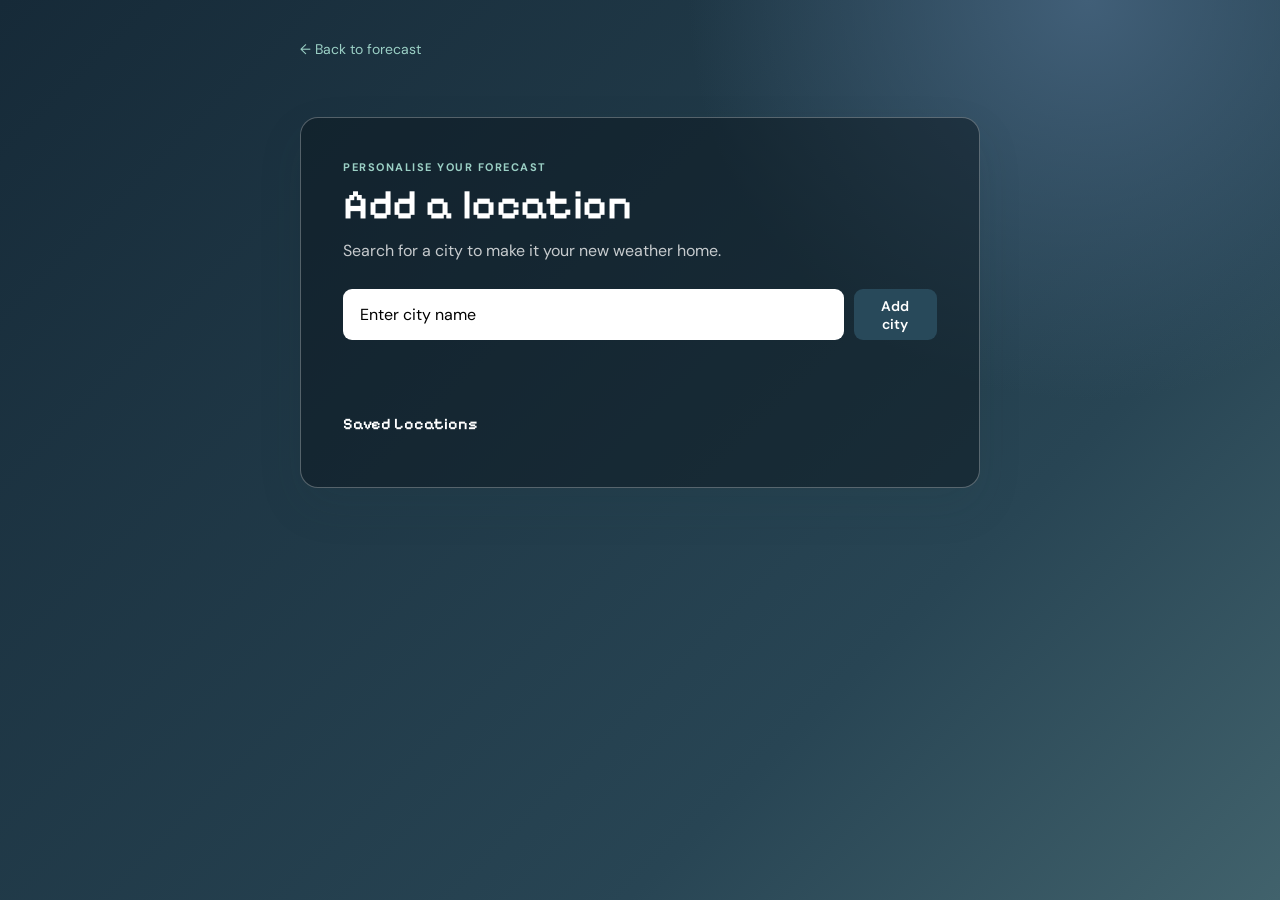
<file: location.html>
<!DOCTYPE html>
<html lang="en">
<head>
  <meta charset="UTF-8">
  <meta name="viewport" content="width=device-width, initial-scale=1">
  <meta name="theme-color" content="#17252b">
  <link rel="manifest" href="manifest.webmanifest">
  <title>Add a location</title>
  <link rel="stylesheet" href="style.css?v=5">
</head>
<body>
  <main class="location-page">
    <a class="back-link" href="index.html">← Back to forecast</a>
    <section class="location-panel">
      <p class="eyebrow">Personalise your forecast</p>
      <h1>Add a location</h1>
      <p class="location-intro">Search for a city to make it your new weather home.</p>
      <div class="search-row">
        <label class="sr-only" for="cityInput">City name</label>
        <input id="cityInput" placeholder="Enter city name" autocomplete="address-level2">
        <button onclick="addCity()" type="button">Add city</button>
      </div>
      <p id="searchStatus" class="search-status" aria-live="polite"></p>
      <ul id="searchResults" class="search-results"></ul>
      <h2>Saved locations</h2>
      <ul id="list"></ul>
    </section>
  </main>

  <script src="location.js"></script>
</body>
</html>
</file>
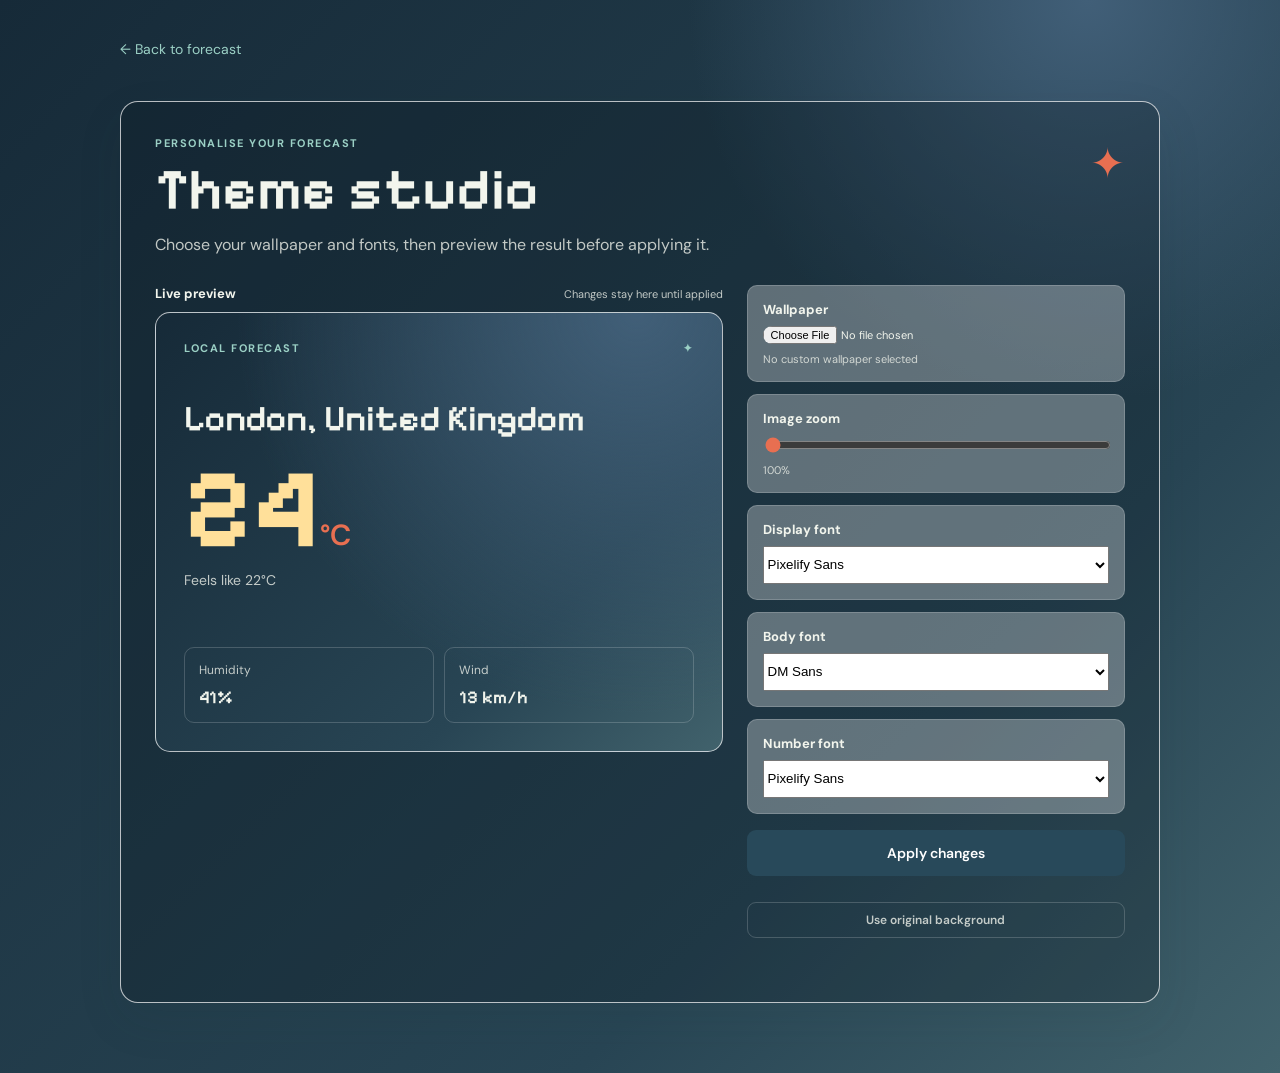
<file: theme.html>
<!DOCTYPE html>
<html lang="en">
<head>
  <meta charset="UTF-8">
  <meta name="viewport" content="width=device-width, initial-scale=1">
  <meta name="theme-color" content="#17252b">
  <link rel="manifest" href="manifest.webmanifest">
  <title>Theme studio</title>
  <link rel="stylesheet" href="style.css?v=5">
</head>
<body>
  <main class="theme-page">
    <a class="back-link" href="index.html">← Back to forecast</a>
    <section class="theme-studio">
      <div class="theme-studio-heading">
        <div>
          <p class="eyebrow">Personalise your forecast</p>
          <h1>Theme studio</h1>
          <p class="location-intro">Choose your wallpaper and fonts, then preview the result before applying it.</p>
        </div>
        <span class="studio-mark" aria-hidden="true">✦</span>
      </div>

      <div class="theme-studio-layout">
        <section class="theme-preview-wrap" aria-label="Theme preview">
          <div class="preview-label"><span>Live preview</span><small>Changes stay here until applied</small></div>
          <div id="theme-preview" class="theme-preview">
            <div class="preview-topline"><span>Local forecast</span><strong>✦</strong></div>
            <h2>London, United Kingdom</h2>
            <div class="preview-temperature">24<small>°C</small></div>
            <p>Feels like 22°C</p>
            <div class="preview-metrics"><span>Humidity <b>41%</b></span><span>Wind <b>13 km/h</b></span></div>
          </div>
        </section>

        <section class="theme-options" aria-label="Theme options">
          <label class="theme-option">
            <span>Wallpaper</span>
            <input id="wallpaper-input" type="file" accept="image/*">
            <small id="wallpaper-status">No custom wallpaper selected</small>
          </label>
          <label class="theme-option">
            <span>Image zoom</span>
            <input id="wallpaper-zoom" type="range" min="1" max="2.5" step="0.05" value="1">
            <small id="wallpaper-zoom-value">100%</small>
          </label>
          <label class="theme-option">
            <span>Display font</span>
            <select id="display-font">
              <option value="pixel">Pixelify Sans</option>
              <option value="space">Space Grotesk</option>
              <option value="clean">DM Sans</option>
            </select>
          </label>
          <label class="theme-option">
            <span>Body font</span>
            <select id="body-font">
              <option value="clean">DM Sans</option>
              <option value="space">Space Grotesk</option>
              <option value="pixel">Pixelify Sans</option>
            </select>
          </label>
          <label class="theme-option">
            <span>Number font</span>
            <select id="number-font">
              <option value="pixel">Pixelify Sans</option>
              <option value="space">Space Grotesk</option>
              <option value="clean">DM Sans</option>
            </select>
          </label>
          <button id="apply-theme" class="apply-theme" type="button">Apply changes</button>
          <button id="clear-wallpaper" class="secondary-button" type="button">Use original background</button>
          <p id="theme-status" class="theme-status" aria-live="polite"></p>
        </section>
      </div>
    </section>
  </main>
  <script src="theme.js"></script>
</body>
</html>
</file>
<file: style.css>
@import url('https://fonts.googleapis.com/css2?family=DM+Sans:wght@400;500;600;700&family=Pixelify+Sans:wght@400;500;600;700&family=Space+Grotesk:wght@500;600;700&display=swap');

:root {
  --ink: #17252b;
  --muted: #5b6867;
  --line: rgba(23, 37, 43, 0.12);
  --paper: #f4f6f0;
  --panel: rgba(255, 255, 255, 0.18);
  --panel-strong: rgba(255, 255, 255, 0.26);
  --panel-border: rgba(255, 255, 255, 0.38);
  --glass-text: #17252b;
  --glass-muted: rgba(23, 37, 43, 0.72);
  --accent: #e86f51;
  --teal: #166b6b;
  --chart-line: #166b6b;
  --temp-color: #ffd078;
  --hero-background: rgba(23, 37, 43, 0.72);
  --action-background: #17252b;
  --display-font: 'Pixelify Sans', sans-serif;
  --body-font: 'DM Sans', sans-serif;
  --number-font: 'Pixelify Sans', sans-serif;
  --background: radial-gradient(circle at 85% 0%, #f9d8a7 0, transparent 26rem), linear-gradient(135deg, #eff4ee, #d7e5df 62%, #bdd8d0);
}

*, *::before, *::after { box-sizing: border-box; }

html { min-width: 0; }

body {
  margin: 0;
  min-height: 100vh;
  overflow-x: clip;
  font-family: var(--body-font);
  background: var(--background);
  color: var(--ink);
  transition: background 700ms ease, color 700ms ease;
}

body[data-display-font="pixel"] { --display-font: 'Pixelify Sans', sans-serif; }
body[data-display-font="space"] { --display-font: 'Space Grotesk', sans-serif; }
body[data-display-font="clean"] { --display-font: 'DM Sans', sans-serif; }
body[data-body-font="clean"] { --body-font: 'DM Sans', sans-serif; }
body[data-body-font="space"] { --body-font: 'Space Grotesk', sans-serif; }
body[data-body-font="pixel"] { --body-font: 'Pixelify Sans', sans-serif; }
body[data-number-font="pixel"] { --number-font: 'Pixelify Sans', sans-serif; }
body[data-number-font="space"] { --number-font: 'Space Grotesk', sans-serif; }
body[data-number-font="clean"] { --number-font: 'DM Sans', sans-serif; }
body.custom-wallpaper { background-image: linear-gradient(rgba(15, 31, 36, .12), rgba(15, 31, 36, .12)), var(--wallpaper-image), var(--background); background-size: cover, cover, auto; background-position: center, center, center; background-repeat: no-repeat; background-attachment: fixed; }
body.custom-wallpaper .card,
body.custom-wallpaper .hero-weather,
body.custom-wallpaper .saved-city,
body.custom-wallpaper .saved-empty,
body.custom-wallpaper .location-panel,
body.custom-wallpaper .theme-studio {
  position: relative;
  overflow: hidden;
  background: linear-gradient(135deg, rgba(255,255,255,.10), rgba(255,255,255,.025));
  border-color: rgba(255, 255, 255, .22);
  box-shadow: 0 18px 42px rgba(8, 25, 31, .12), inset 0 1px 0 rgba(255, 255, 255, .18), inset 0 -1px 0 rgba(255,255,255,.05);
  -webkit-backdrop-filter: blur(12px) saturate(125%);
  backdrop-filter: blur(12px) saturate(125%);
}
body.custom-wallpaper .card::before,
body.custom-wallpaper .hero-weather::before,
body.custom-wallpaper .location-panel::before,
body.custom-wallpaper .theme-studio::before {
  position: absolute;
  inset: 0;
  pointer-events: none;
  content: "";
  background: linear-gradient(120deg, rgba(255,255,255,.08), transparent 32%);
}
body.custom-wallpaper .card,
body.custom-wallpaper .hero-weather { position: relative; overflow: hidden; }
body.custom-wallpaper .hero-weather { color: white; }
body.custom-wallpaper .eyebrow,
body.custom-wallpaper .manage-link,
body.custom-wallpaper .saved-city strong,
body.custom-wallpaper .saved-city small,
body.custom-wallpaper .metric-label,
body.custom-wallpaper .metric strong,
body.custom-wallpaper .metric small,
body.custom-wallpaper .moon-details span,
body.custom-wallpaper .moon-details strong,
body.custom-wallpaper .moon-visual strong,
body.custom-wallpaper .day small,
body.custom-wallpaper .aqi-label,
body.custom-wallpaper .saved-empty,
body.custom-wallpaper .moon-visibility,
body.custom-wallpaper .card,
body.custom-wallpaper .saved-city,
body.custom-wallpaper .saved-empty {
  color: white;
}
body.custom-wallpaper .saved-city:hover,
body.custom-wallpaper .saved-city.is-current,
body.custom-wallpaper .secondary-button:hover { border-color: var(--accent); }
body.custom-wallpaper .city-result { background: rgba(255, 255, 255, .08); }

body[data-time-of-day="morning"] {
  --background: radial-gradient(circle at 85% 0%, #ffd69d 0, transparent 26rem), linear-gradient(135deg, #fff4dc, #d7e7df 70%, #b7d8d3);
  --accent: #d96b48;
  --temp-color: #ffd078;
  --hero-background: #b85f4b;
  --action-background: #9e513f;
}

body[data-time-of-day="day"] {
  --background: radial-gradient(circle at 85% 0%, #b8e0d5 0, transparent 26rem), linear-gradient(135deg, #eff8f0, #d5e7e1 70%, #b7d4d0);
  --accent: #dd6548;
  --temp-color: #ffd078;
  --hero-background: #176466;
  --action-background: #125758;
}

body[data-time-of-day="evening"] {
  --background: radial-gradient(circle at 85% 0%, #f3b27f 0, transparent 25rem), linear-gradient(135deg, #f6e0c9, #c7d9d4 72%, #9ebfc2);
  --accent: #c9553f;
  --temp-color: #ffd078;
  --hero-background: #604b58;
  --action-background: #503f4b;
}

body[data-time-of-day="night"] {
  --background: radial-gradient(circle at 85% 0%, #415f78 0, transparent 25rem), linear-gradient(135deg, #162a38, #284554 70%, #41626c);
  --ink: #f2f5ed;
  --muted: rgba(242, 245, 237, 0.78);
  --line: rgba(255, 255, 255, 0.18);
  --panel: rgba(10, 20, 28, 0.26);
  --panel-strong: rgba(12, 22, 30, 0.36);
  --panel-border: rgba(255, 255, 255, 0.2);
  --glass-text: #f2f5ed;
  --glass-muted: rgba(242, 245, 237, 0.8);
  --teal: #9bd0c5;
  --chart-line: #f1b56c;
  --temp-color: #ffe09a;
  --hero-background: rgba(12, 24, 31, 0.52);
  --action-background: #28495a;
}

.app { width: min(calc(100% - 40px), 980px); margin: 0 auto; padding: max(52px, env(safe-area-inset-top)) 0 max(70px, env(safe-area-inset-bottom)); }
.topbar, .card-heading { display: flex; align-items: center; justify-content: space-between; gap: 20px; flex-wrap: wrap; }
.topbar > div:first-child, .card-heading > div { min-width: 0; }
.topbar { margin-bottom: 30px; }
.topbar-actions { display: flex; align-items: center; gap: 9px; flex-wrap: wrap; }
.eyebrow { margin: 0 0 8px; color: var(--teal); font-size: 11px; font-weight: 700; letter-spacing: 1.5px; text-transform: uppercase; }
h1, h2 { font-family: var(--display-font); font-weight: 600; }
h1 { margin: 0; font-size: clamp(30px, 5vw, 52px); line-height: 1.1; letter-spacing: 0; }
h2 { margin: 0; font-size: 20px; line-height: 1.2; text-transform: capitalize; }
.add-btn {
  padding: 12px 17px; border: 1px solid rgba(255,255,255,.2); border-radius: 10px; background: var(--action-background); color: white; font: 600 14px 'DM Sans', sans-serif; cursor: pointer; transition: background 700ms ease, transform 180ms ease;
}
.add-btn span { color: #f1b56c; font-size: 18px; vertical-align: -1px; }
.add-btn:hover, .search-row button:hover { background: var(--teal); }
.add-btn:active, .search-row button:active { transform: translateY(1px); }
.theme-btn { display: inline-flex; min-height: 43px; align-items: center; gap: 7px; padding: 0 13px; border: 1px solid rgba(255,255,255,.2); border-radius: 10px; background: var(--action-background); color: white; font: 600 14px 'DM Sans', sans-serif; text-decoration: none; transition: background 700ms ease, transform 180ms ease; }
.theme-btn span { color: #f1b56c; font-size: 19px; }
.theme-btn:hover { background: var(--teal); transform: translateY(-1px); }

.hero-weather { display: flex; align-items: center; justify-content: space-between; gap: 20px; flex-wrap: wrap; min-height: 230px; padding: 34px 42px; border-radius: 18px; background: var(--hero-background); color: white; box-shadow: 0 18px 45px rgba(28, 60, 56, .14); transition: background 700ms ease, box-shadow 700ms ease; }
.hero-weather > div:first-child { min-width: 0; }
.hero-weather .eyebrow { color: #f1b56c; }
.temp { display: flex; align-items: flex-start; color: var(--temp-color); text-shadow: 0 3px 18px rgba(255, 188, 91, .2); font: 700 clamp(72px, 13vw, 132px)/.86 var(--number-font), sans-serif; letter-spacing: 0; }
.degree { margin: 7px 0 0 7px; color: #f1b56c; font: 600 .28em/1 'DM Sans', sans-serif; letter-spacing: 0; }
.feels { margin: 18px 0 0; color: #b8c9c5; font-size: 14px; }
.weather-mark { color: #f1b56c; font-size: 124px; line-height: 1; }
.saved-section { margin-top: 28px; }
.manage-link { color: var(--teal); font-size: 13px; font-weight: 600; text-decoration: none; }
.manage-link span { color: var(--accent); font-size: 18px; vertical-align: -1px; }
.saved-cities { display: flex; gap: 10px; overflow-x: auto; padding: 2px 0 8px; }
.saved-city, .saved-empty { flex: 0 0 auto; min-width: 170px; padding: 14px 16px; border: 1px solid var(--panel-border); border-radius: 12px; background: linear-gradient(135deg, rgba(255,255,255,0.10), rgba(255,255,255,0.025)); color: var(--glass-text); text-align: left; box-shadow: 0 14px 28px rgba(10, 20, 28, 0.08), inset 0 1px 0 rgba(255,255,255,0.16); backdrop-filter: blur(10px) saturate(120%); -webkit-backdrop-filter: blur(10px) saturate(120%); }
.saved-city { display: flex; align-items: center; gap: 11px; }
.saved-city:hover, .saved-city.is-current { border-color: var(--accent); }
.saved-city-mark { color: var(--accent); font-size: 16px; }
.saved-city strong, .saved-city small { display: block; white-space: nowrap; }
.saved-city small { margin-top: 3px; color: var(--glass-muted); font-size: 11px; }
.saved-empty { color: var(--glass-muted); font-size: 13px; text-decoration: none; }

.grid {
  display: grid;
  grid-template-columns: repeat(4, 1fr);
  gap: 14px; margin-top: 14px;
}

.card {
  min-width: 0;
  background: linear-gradient(135deg, rgba(255,255,255,0.12), rgba(255,255,255,0.03));
  border: 1px solid var(--panel-border);
  border-radius: 14px;
  padding: 22px;
  color: var(--glass-text);
  box-shadow: 0 14px 30px rgba(10, 20, 28, 0.08), inset 0 1px 0 rgba(255,255,255,0.18);
  backdrop-filter: blur(12px) saturate(125%);
  -webkit-backdrop-filter: blur(12px) saturate(125%);
  transition: background 700ms ease, border-color 700ms ease, color 300ms ease;
}
.metric { min-height: 112px; display: flex; flex-direction: column; justify-content: space-between; text-align: left; }
.metric-label { color: var(--glass-muted); font-size: 13px; }
.metric strong { font: 600 27px/1.1 var(--number-font), sans-serif; color: var(--glass-text); }
.metric small { color: var(--glass-muted); font: 500 12px 'DM Sans', sans-serif; }
.forecast { grid-column: span 2; min-height: 220px; }
.card-icon, .chart-unit { color: var(--accent); font-size: 22px; }
.card-heading { align-items: flex-start; margin-bottom: 20px; }
.chart-unit { font-size: 13px; font-weight: 700; }

#forecast-list {
  display: grid; grid-template-columns: repeat(10, minmax(58px, 1fr)); gap: 6px; overflow-x: auto;
}

.day {
  min-width: 58px; padding: 10px 5px; border-left: 1px solid var(--line); text-align: center; font-size: 12px;
}
.day div:nth-child(2) { margin: 10px 0; font-size: 22px; }
.day div:nth-child(3), .day small, .moon-details strong { font-family: var(--number-font), sans-serif; }
.day small { color: var(--muted); }
.aqi-label { color: var(--muted); }
.moon-card { margin-top: 14px; }
.moon-icon { color: var(--temp-color); font-size: 28px; }
.moon-content { display: flex; align-items: center; gap: 34px; }
.moon-visual { min-width: 190px; text-align: center; }
.moon-phase { color: var(--temp-color); font-size: 82px; line-height: .9; text-shadow: 0 3px 18px rgba(255, 188, 91, .22); }
.moon-visual strong { display: block; margin-top: 14px; color: var(--teal); font: 600 16px 'Pixelify Sans', sans-serif; }
.moon-details { display: grid; grid-template-columns: repeat(3, 1fr); width: 100%; gap: 14px; }
.moon-details div { padding-left: 14px; border-left: 1px solid var(--line); }
.moon-details span, .moon-details strong { display: block; }
.moon-details span { margin-bottom: 8px; color: var(--muted); font-size: 12px; }
.moon-details strong { font: 600 20px var(--number-font), sans-serif; }
.secondary-button { margin-top: 14px; padding: 9px 13px; background: transparent; border: 1px solid var(--line); color: var(--muted); font-size: 12px; }
.secondary-button:hover { border-color: var(--accent); color: var(--accent); background: transparent; }

.theme-page { width: min(100% - 40px, 1040px); margin: 0 auto; padding: 38px 0 70px; }
.theme-studio { margin-top: 42px; padding: 34px; border: 1px solid rgba(255,255,255,.7); border-radius: 18px; background: var(--panel); box-shadow: 0 18px 45px rgba(28,60,56,.1); }
.theme-studio-heading { display: flex; align-items: flex-start; justify-content: space-between; gap: 20px; flex-wrap: wrap; margin-bottom: 30px; }
.theme-studio-heading h1 { margin: 0; font-size: clamp(34px, 6vw, 58px); }
.theme-studio-heading .location-intro { max-width: 560px; margin-bottom: 0; color: var(--muted); }
.studio-mark { color: var(--accent); font-size: 42px; }
.theme-studio-layout { display: grid; grid-template-columns: minmax(0, 1.2fr) minmax(260px, .8fr); gap: 24px; align-items: start; }
.theme-preview-wrap { min-width: 0; }
.preview-label { display: flex; align-items: baseline; justify-content: space-between; gap: 12px; flex-wrap: wrap; margin-bottom: 10px; color: var(--ink); font-size: 13px; font-weight: 700; }
.preview-label small { color: var(--muted); font-size: 11px; font-weight: 400; }
.theme-preview { position: relative; min-height: 390px; padding: 28px; overflow: hidden; border: 1px solid rgba(255,255,255,.7); border-radius: 15px; background: var(--background); color: var(--ink); transition: background 500ms ease, color 300ms ease; }
.theme-preview > * { position: relative; z-index: 1; }
.theme-preview.has-wallpaper { background: var(--background); color: white; cursor: grab; }
.theme-preview.has-wallpaper::before { position: absolute; inset: 0; z-index: 0; content: ""; background-image: linear-gradient(rgba(15,31,36,.28), rgba(15,31,36,.28)), var(--preview-wallpaper); background-size: cover, cover; background-position: center, center; background-repeat: no-repeat; transform: translate(var(--preview-pan-x, 0px), var(--preview-pan-y, 0px)) scale(var(--preview-zoom, 1)); transform-origin: center; }
.theme-preview.has-wallpaper.is-dragging { cursor: grabbing; }
.preview-topline { display: flex; justify-content: space-between; color: var(--teal); font-size: 11px; font-weight: 700; letter-spacing: 1.5px; text-transform: uppercase; }
.theme-preview.has-wallpaper .preview-topline { color: #f1b56c; }
.theme-preview h2 { margin: 42px 0 22px; font-size: clamp(22px, 4vw, 36px); }
.preview-temperature { color: var(--temp-color); font: 700 clamp(64px, 12vw, 112px)/.85 var(--preview-number, 'Pixelify Sans'), sans-serif; }
.preview-temperature small { color: var(--accent); font: 600 .26em 'DM Sans', sans-serif; }
.theme-preview p { color: var(--muted); font: 14px var(--preview-body, 'DM Sans'), sans-serif; }
.theme-preview.has-wallpaper p { color: rgba(255,255,255,.78); }
.preview-metrics { display: flex; flex-wrap: wrap; gap: 10px; margin-top: 58px; }
.preview-metrics span { flex: 1 1 120px; min-width: 0; padding: 14px; border: 1px solid var(--line); border-radius: 10px; color: var(--muted); font: 12px var(--preview-body, 'DM Sans'), sans-serif; }
.theme-preview.has-wallpaper .preview-metrics span { border-color: rgba(255,255,255,.35); background: rgba(255,255,255,.16); color: white; backdrop-filter: blur(12px); }
.preview-metrics b { display: block; margin-top: 8px; color: var(--ink); font: 600 18px var(--preview-number, 'Pixelify Sans'), sans-serif; }
.theme-preview.has-wallpaper .preview-metrics b { color: white; }
.theme-preview[data-display-font="pixel"] { --preview-display: 'Pixelify Sans'; }
.theme-preview[data-display-font="space"] { --preview-display: 'Space Grotesk'; }
.theme-preview[data-display-font="clean"] { --preview-display: 'DM Sans'; }
.theme-preview[data-body-font="clean"] { --preview-body: 'DM Sans'; }
.theme-preview[data-body-font="space"] { --preview-body: 'Space Grotesk'; }
.theme-preview[data-body-font="pixel"] { --preview-body: 'Pixelify Sans'; }
.theme-preview[data-number-font="pixel"] { --preview-number: 'Pixelify Sans'; }
.theme-preview[data-number-font="space"] { --preview-number: 'Space Grotesk'; }
.theme-preview[data-number-font="clean"] { --preview-number: 'DM Sans'; }
.theme-options { display: grid; gap: 12px; }
.theme-option { display: flex; min-height: 92px; flex-direction: column; justify-content: space-between; gap: 8px; padding: 15px; border: 1px solid var(--line); border-radius: 10px; background: rgba(255,255,255,.3); color: var(--ink); font-size: 13px; }
.theme-option > span { font-weight: 700; }
.theme-option input { padding: 0; border: 0; background: transparent; font-size: 12px; }
.theme-option input[type="file"] { min-width: 0; font-size: 11px; }
.theme-option input[type="range"] { width: 100%; accent-color: var(--accent); }
.theme-option small { color: var(--muted); font-size: 11px; }
.theme-options select { min-height: 38px; }
.apply-theme { min-height: 46px; margin-top: 4px; background: var(--action-background); }
.theme-status { min-height: 18px; margin: 0; color: var(--teal); font-size: 12px; }
.theme-preview.has-wallpaper { border-color: rgba(255,255,255,.48); box-shadow: inset 0 1px 0 rgba(255,255,255,.35), 0 18px 40px rgba(8,25,31,.18); }

.location-page { width: min(100% - 40px, 680px); margin: 0 auto; padding: 38px 0; }
.back-link { color: var(--teal); font-size: 14px; text-decoration: none; }
.location-panel { margin-top: 58px; padding: 42px; background: var(--hero-background); color: white; border: 1px solid rgba(255,255,255,.28); border-radius: 18px; box-shadow: 0 18px 45px rgba(28,60,56,.1); transition: background 700ms ease, box-shadow 700ms ease; }
.location-panel h1 { font-size: 42px; }
.location-intro { margin: 12px 0 28px; color: rgba(255,255,255,.76); }
.search-row { display: flex; gap: 10px; }
.search-row input { min-width: 0; }
.search-status { min-height: 20px; margin: 14px 0 0; color: var(--muted); font-size: 13px; }
.search-results { margin: 0; padding: 0; list-style: none; }
input, select, button { max-width: 100%; }
input { width: 100%; padding: 14px 16px; border: 1px solid var(--line); border-radius: 9px; background: white; color: var(--ink); font: inherit; }
.search-row input { background: white; color: #000; }
.search-row input::placeholder { color: #000; opacity: 1; }
button { border: 0; border-radius: 9px; background: var(--action-background); color: white; font: 600 14px 'DM Sans', sans-serif; padding: 0 18px; cursor: pointer; transition: background 700ms ease, transform 180ms ease; }
button:disabled { cursor: wait; opacity: .7; }
.location-panel h2 { margin: 40px 0 12px; color: white; font-size: 16px; }
#list { margin: 0; padding: 0; list-style: none; }
#list li, .search-results li { border-top: 1px solid var(--line); color: var(--teal); cursor: pointer; }
#list li { padding: 15px 0; }
.search-results li { padding: 0; }
#list small, .city-result small, #list strong, .city-result strong { display: block; }
#list small, .city-result small { margin-top: 3px; color: var(--muted); font-size: 12px; }
.city-result { display: block; width: 100%; padding: 15px 0; border-radius: 0; background: transparent; color: var(--teal); text-align: left; }
.city-result:hover { color: var(--accent); }
.sr-only { position: absolute; width: 1px; height: 1px; padding: 0; margin: -1px; overflow: hidden; clip: rect(0,0,0,0); white-space: nowrap; border: 0; }

@media (max-width: 900px) and (min-width: 681px) {
  .app { width: min(100% - 48px, 760px); padding-top: 38px; }
  .grid { grid-template-columns: repeat(2, 1fr); }
  .forecast { grid-column: span 2; }
  .location-page { width: min(100% - 48px, 680px); }
}

@media (max-width: 780px) {
  .theme-studio-layout { grid-template-columns: 1fr; }
  .theme-preview { min-height: 360px; }
}

@media (max-width: 680px) {
  .app { width: min(100% - 24px, 980px); padding-top: 28px; }
  .topbar { align-items: flex-start; }
  .add-btn { padding: 10px 12px; }
  .hero-weather { min-height: 190px; padding: 28px 24px; }
  .weather-mark { font-size: 78px; }
  .grid { grid-template-columns: repeat(2, 1fr); }
  .forecast { grid-column: span 2; }
  .location-page { width: min(100% - 24px, 680px); }
  .location-panel { margin-top: 38px; padding: 28px 22px; }
  .location-panel h1 { font-size: 34px; }
  .theme-page { width: min(100% - 24px, 1040px); padding-top: 28px; }
  .theme-studio { padding: 24px 18px; }
  .theme-studio-layout { grid-template-columns: 1fr; }
  .theme-studio { margin-top: 30px; }
  .theme-preview { min-height: clamp(300px, 75vw, 390px); padding: clamp(20px, 5vw, 28px); }
  .theme-preview h2 { margin-top: clamp(30px, 8vw, 42px); }
  .preview-metrics { margin-top: clamp(36px, 10vw, 58px); }
  .theme-option { min-height: 84px; }
}

@media (max-width: 540px) {
  .app { width: calc(100% - 24px); }
  .topbar { align-items: flex-start; gap: 14px; }
  .topbar-actions { width: 100%; }
  .theme-btn, .add-btn { flex: 1; justify-content: center; }
  .hero-weather { padding-inline: clamp(18px, 6vw, 30px); }
  .moon-details { grid-template-columns: repeat(3, minmax(0, 1fr)); }
  .moon-details span { min-height: 28px; }
  .theme-page { width: calc(100% - 24px); padding-bottom: max(50px, env(safe-area-inset-bottom)); }
  .theme-studio-heading h1 { font-size: 38px; }
}

@media (min-width: 1600px) {
  .app { width: min(calc(100% - 80px), 1180px); }
  .theme-page { width: min(calc(100% - 80px), 1240px); }
}

@media (prefers-reduced-motion: reduce) {
  *, *::before, *::after { scroll-behavior: auto !important; transition-duration: .01ms !important; animation-duration: .01ms !important; }
}

@media (max-width: 390px) {
  .app { width: calc(100% - 20px); padding-top: 20px; padding-bottom: 40px; }
  .topbar { margin-bottom: 20px; }
  h1 { font-size: 29px; line-height: 1.05; }
  .topbar { display: block; }
  .topbar-actions { margin-top: 18px; }
  .hero-weather { min-height: 164px; padding: 24px 20px; }
  .temp { font-size: clamp(64px, 22vw, 84px); }
  .weather-mark { font-size: 64px; }
  .card { padding: 18px; }
  .metric { min-height: 100px; }
  .card-heading { gap: 12px; }
  h2 { font-size: 18px; }
  .manage-link { font-size: 12px; white-space: nowrap; }
  .location-page { width: calc(100% - 20px); padding-top: 20px; }
  .location-panel { margin-top: 28px; padding: 24px 18px; }
  .location-panel h1 { font-size: 31px; }
  .theme-studio-heading { display: block; }
  .studio-mark { display: block; margin-top: 16px; }
  .theme-preview { min-height: 330px; padding: 22px; }
  .preview-metrics { margin-top: 42px; }
  .moon-content { display: block; }
  .moon-visual { min-width: 0; margin-bottom: 26px; }
  .moon-details { gap: 8px; }
  .moon-details div { padding-left: 8px; }
  .moon-details strong { font-size: 16px; }
  .theme-controls { grid-template-columns: 1fr; }
  .search-row { display: block; }
  .search-row button { width: 100%; min-height: 46px; margin-top: 10px; }
}
</file>
